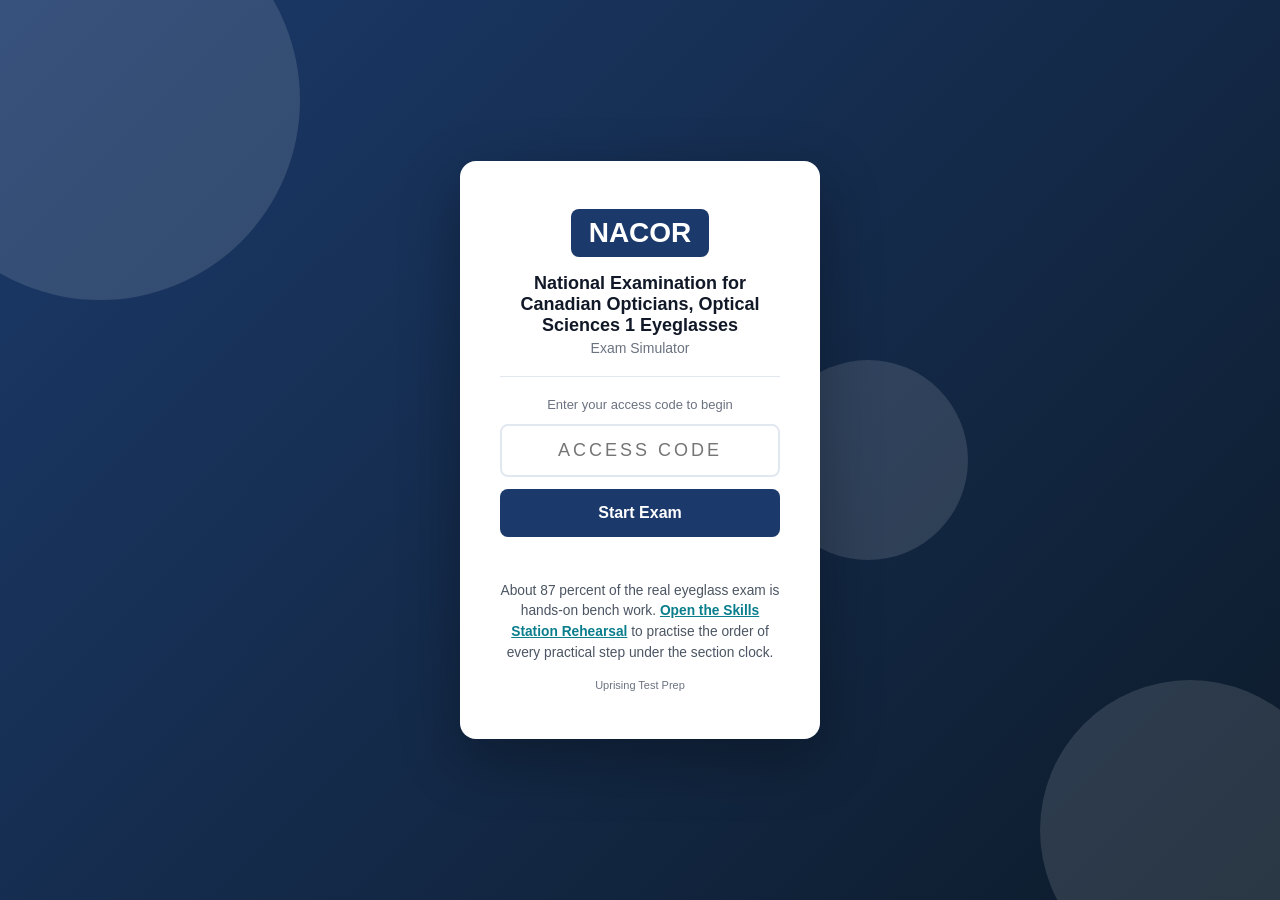
<file: index.html>
<!DOCTYPE html>
<html lang="en">
<head>
  <meta charset="UTF-8" />
  <meta name="viewport" content="width=device-width, initial-scale=1.0, viewport-fit=cover" />
  <meta name="apple-mobile-web-app-capable" content="yes" />
  <meta name="apple-mobile-web-app-status-bar-style" content="black-translucent" />
  <title>NACOR Exam Simulator</title>
  <link rel="stylesheet" href="style.css" />
</head>
<body>

<div id="access-gate">
  <div class="gate-bg-shapes">
    <div class="shape shape-1"></div>
    <div class="shape shape-2"></div>
    <div class="shape shape-3"></div>
  </div>
  <div class="gate-card">
    <div class="gate-logo">
      <div class="logo-badge">NACOR</div>
    </div>
    <h1 class="gate-title">National Examination for Canadian Opticians, Optical Sciences 1 Eyeglasses</h1>
    <p class="gate-subtitle">Exam Simulator</p>
    <div class="gate-divider"></div>
    <p class="gate-instruction">Enter your access code to begin</p>
    <input type="text" id="access-code-input" class="gate-input"
           placeholder="Access Code" autocomplete="off"
           maxlength="20" spellcheck="false" />
    <button id="access-btn" class="gate-btn">Start Exam</button>
    <p id="access-error" class="gate-error"></p>
    <p class="gate-skills">
      About 87 percent of the real eyeglass exam is hands-on bench work.
      <a href="skills.html">Open the Skills Station Rehearsal</a>
      to practise the order of every practical step under the section clock.
    </p>
    <p class="gate-hint">Uprising Test Prep</p>
  </div>
</div>

<div id="app" style="display:none">
  <header class="top-bar">
    <div class="bar-left">
      <span class="bar-logo">NACOR</span>
      <span class="bar-title">Exam Simulator</span>
    </div>
    <div class="bar-right">
      <span class="bar-timer" id="timer-display">--:--</span>
      <button class="bar-btn" id="flag-btn">Flag</button>
      <button class="bar-btn bar-btn-primary" id="submit-btn">
        <span class="btn-full">Submit Exam</span>
        <span class="btn-short">Submit</span>
      </button>
    </div>
  </header>

  <div class="progress-strip">
    <div class="progress-bar" id="progress-bar"></div>
  </div>

  <main class="exam-main">
    <div class="question-panel">
      <div class="q-meta">
        <span id="q-counter"></span>
        <span id="q-domain" class="q-domain-tag"></span>
        <span id="q-flag-indicator" class="flag-chip" style="display:none">Flagged</span>
      </div>
      <div id="q-image-wrap" style="display:none; margin-bottom:14px;"></div>
      <p id="question-text" class="q-text"></p>
      <div id="options-list" class="options-list"></div>
      <div id="explanation-box" class="explanation-box" style="display:none">
        <div class="explanation-label">Explanation</div>
        <p id="explanation-text" class="explanation-text"></p>
      </div>
    </div>
    <div class="nav-bar">
      <button class="nav-btn" id="prev-btn">&#8592; Prev</button>
      <button class="nav-btn nav-btn-map" id="map-btn">Question Map</button>
      <button class="nav-btn nav-btn-next" id="next-btn">Next &#8594;</button>
    </div>
  </main>
</div>

<!-- Question Map Modal -->
<div id="map-modal" style="display:none">
  <div class="map-backdrop" id="map-backdrop"></div>
  <div class="map-panel">
    <div class="map-header">
      <span class="map-title">Question Map</span>
      <button id="map-close" class="map-close-btn">&#x2715; Close</button>
    </div>
    <div class="map-legend">
      <span class="leg-item"><span class="leg-swatch leg-answered"></span>Answered</span>
      <span class="leg-item"><span class="leg-swatch leg-flagged"></span>Flagged</span>
      <span class="leg-item"><span class="leg-swatch leg-unanswered"></span>Unanswered</span>
    </div>
    <div id="q-grid" class="q-grid"></div>
  </div>
</div>

<div id="results-screen" style="display:none">
  <div class="results-card">
    <div class="res-header">
      <div class="res-badge">NACOR</div>
      <h2 id="res-status" class="res-status"></h2>
      <p id="res-score" class="res-score"></p>
    </div>
    <div id="res-domains" class="res-domains"></div>
    <button id="res-review-btn" class="res-btn">Review Answers</button>
    <button id="res-restart-btn" class="res-btn res-btn-secondary">Restart</button>
  </div>
</div>

<script src="questions.js"></script>
<script src="app.js"></script>
</body>
</html>
</file>
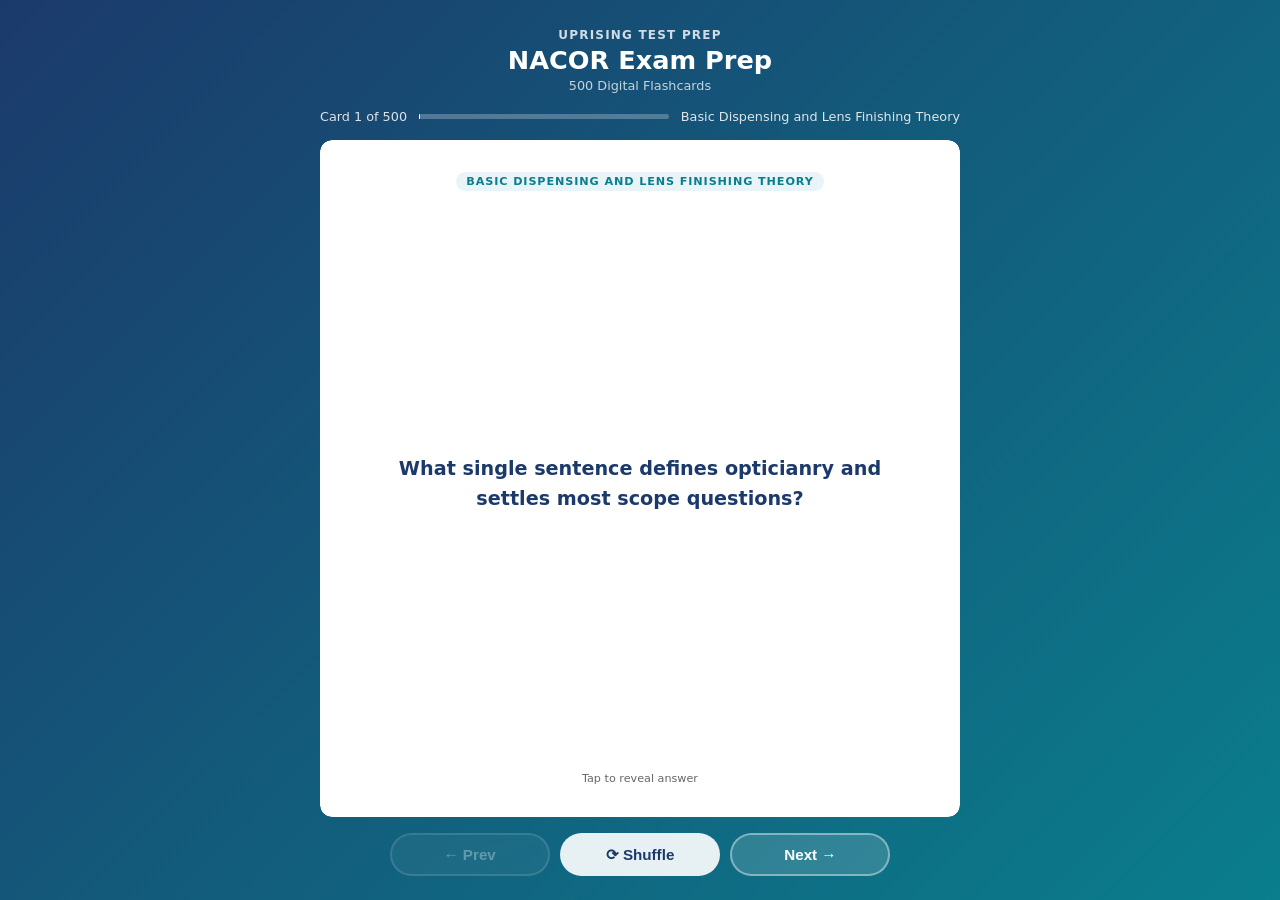
<file: flashcards/index.html>
<!DOCTYPE html>
<html lang="en">
<head>
  <meta charset="UTF-8">
  <meta name="viewport" content="width=device-width, initial-scale=1.0">
  <title>NACOR Exam Prep: Flashcards</title>
  <style>
    :root {
      --blue:   #1B3A6B;
      --teal:   #0A7E8C;
      --ltblue: #E8F4F8;
      --white:  #FFFFFF;
      --text:   #1A1A1A;
      --muted:  #666;
      --radius: 12px;
    }
    * { box-sizing: border-box; margin: 0; padding: 0; }
    html, body { height: 100%; }
    body {
      font-family: 'Segoe UI', system-ui, sans-serif;
      background: linear-gradient(135deg, var(--blue) 0%, var(--teal) 100%);
      /* Pinned, not min-height: the page must never grow, or the controls
         get pushed below the fold on iOS where 100dvh and height:100%
         disagree. The height:100% rule above is the pre-dvh fallback. */
      height: 100dvh;
      max-height: 100dvh;
      overflow: hidden;
      display: flex;
      flex-direction: column;
      align-items: center;
      padding: 1.25rem 1rem 1rem;
      gap: 0.75rem;
      overflow-x: hidden;
    }
    header { text-align: center; color: #fff; flex-shrink: 0; }
    header .brand { font-size: 0.75rem; font-weight: 700; letter-spacing: 0.1em; opacity: 0.8; text-transform: uppercase; }
    header h1 { font-size: 1.3rem; font-weight: 800; margin-top: 0.2rem; }
    header .subtitle { font-size: 0.8rem; opacity: 0.75; margin-top: 0.15rem; }
    #progress-info {
      display: flex; align-items: center; gap: 0.75rem;
      color: rgba(255,255,255,0.85); font-size: 0.8rem;
      flex-shrink: 0; width: 100%; max-width: 640px;
    }
    #progress-bar-track {
      flex: 1; background: rgba(255,255,255,0.25);
      border-radius: 4px; height: 5px;
    }
    #progress-bar-fill { height: 100%; background: #fff; border-radius: 4px; transition: width 0.3s; }
    .card-scene {
      width: 100%; max-width: 640px;
      perspective: 1200px;
      cursor: pointer;
      flex: 1; min-height: 0;
      display: flex; flex-direction: column;
    
      /* WebKit does not clip overflow inside a preserve-3d context, so the
         answer pane's own clip is dropped and a long answer paints over the
         Prev/Next row. This element only sets the perspective and is NOT
         itself in the 3D context, so its clip is honoured in every engine. */
      overflow: hidden;
      border-radius: var(--radius);
    }
    .card-inner {
      position: relative; width: 100%;
      flex: 1; min-height: 0;
      transition: transform 0.55s cubic-bezier(.4,0,.2,1);
      transform-style: preserve-3d;
    }
    .card-scene.flipped .card-inner { transform: rotateY(180deg); }
    .card-face {
      position: absolute; inset: 0;
      backface-visibility: hidden; -webkit-backface-visibility: hidden;
      border-radius: var(--radius);
      display: flex; flex-direction: column;
      padding: 1.5rem 1.75rem;
      box-shadow: 0 12px 40px rgba(0,0,0,0.2);
      overflow: hidden;
    
      /* Painting through a mask forces WebKit to allocate a real clipping
         layer for a 3D-transformed element, which is what makes the
         overflow:hidden and the rounded corners above actually apply. */
      -webkit-mask-image: -webkit-radial-gradient(#fff, #000);
              mask-image: radial-gradient(#fff, #000);
    }
    .card-front { background: var(--white); align-items: center; justify-content: center; }
    .card-back  { background: var(--ltblue); transform: rotateY(180deg); }
    .card-badge {
      font-size: 0.7rem; font-weight: 700; text-transform: uppercase;
      letter-spacing: 0.08em;
      background: var(--ltblue); color: var(--teal);
      padding: 0.2rem 0.65rem; border-radius: 20px;
      margin-bottom: 0.85rem; flex-shrink: 0;
    }
    .card-back .card-badge { background: rgba(10,126,140,0.12); }
    .card-front .q-text {
      font-size: 1.1rem; font-weight: 600; color: var(--blue); line-height: 1.55;
      text-align: center; overflow-y: auto; flex: 1;
      display: flex; align-items: center; justify-content: center;
      scrollbar-width: thin; scrollbar-color: rgba(27,58,107,0.3) transparent;
    }
    .card-back .a-label { font-size: 0.7rem; font-weight: 700; color: var(--teal); text-transform: uppercase; letter-spacing: 0.08em; margin-bottom: 0.4rem; flex-shrink: 0; }
    .card-back .a-text  {
      font-size: 0.975rem; color: var(--text); line-height: 1.65;
      overflow-y: auto; flex: 1; min-height: 0; padding-right: 4px;
      scrollbar-width: thin; scrollbar-color: rgba(10,126,140,0.4) transparent;
    
      -webkit-overflow-scrolling: touch;
      overscroll-behavior: contain;
    }
    .card-back .a-text::-webkit-scrollbar { width: 4px; }
    .card-back .a-text::-webkit-scrollbar-track { background: transparent; }
    .card-back .a-text::-webkit-scrollbar-thumb { background: rgba(10,126,140,0.4); border-radius: 4px; }
    .tap-hint { flex-shrink: 0; margin-top: 0.6rem; font-size: 0.7rem; color: var(--muted); text-align: center; }
    .card-back .tap-hint { color: var(--teal); opacity: 0.7; }
    .controls {
      display: flex; gap: 0.65rem; flex-wrap: nowrap;
      justify-content: center; flex-shrink: 0;
      width: 100%; max-width: 640px;
      padding-bottom: env(safe-area-inset-bottom, 0px);
    }
    .btn {
      padding: 0.6rem 1.2rem; border-radius: 50px;
      border: 2px solid rgba(255,255,255,0.4);
      background: rgba(255,255,255,0.15); color: #fff;
      font-weight: 700; font-size: 0.875rem; cursor: pointer;
      transition: all 0.2s; backdrop-filter: blur(4px);
      white-space: nowrap; flex: 1; max-width: 160px;
    }
    .btn:hover { background: rgba(255,255,255,0.3); border-color: rgba(255,255,255,0.7); }
    .btn:active { transform: scale(0.96); }
    .btn:disabled { opacity: 0.35; cursor: not-allowed; }
    .btn.btn-primary { background: rgba(255,255,255,0.9); color: var(--blue); border-color: transparent; }
    .btn.btn-primary:hover { background: #fff; }
    #loading { color: rgba(255,255,255,0.8); font-size: 1rem; text-align: center; padding: 3rem; flex: 1; }
    @media (min-width: 768px) {
      body { padding: 1.75rem 1.5rem 1.5rem; gap: 1rem; }
      header h1 { font-size: 1.6rem; }
      .card-face { padding: 2rem 2.5rem; }
      .card-front .q-text { font-size: 1.2rem; }
      .card-back .a-text { font-size: 1.05rem; }
      .btn { font-size: 0.95rem; padding: 0.65rem 1.4rem; }
    }
    @media (max-width: 380px) {
      body { padding: 0.75rem; gap: 0.5rem; }
      header .brand { font-size: 0.65rem; }
      header h1 { font-size: 1.1rem; }
      header .subtitle { display: none; }
      .card-face { padding: 1rem 1.1rem; }
      .card-front .q-text { font-size: 0.975rem; }
      .card-back .a-text { font-size: 0.875rem; }
      .btn { font-size: 0.8rem; padding: 0.5rem 0.75rem; }
    }
  </style>
</head>
<body>
<header>
  <div class="brand">Uprising Test Prep</div>
  <h1>NACOR Exam Prep</h1>
  <div class="subtitle">500 Digital Flashcards</div>
</header>
<div id="progress-info">
  <span id="card-counter">Card 1 of 500</span>
  <div id="progress-bar-track"><div id="progress-bar-fill" style="width:0%"></div></div>
  <span id="domain-label"></span>
</div>
<div id="loading">Loading flashcards...</div>
<div class="card-scene" id="card-scene" style="display:none" onclick="flipCard()">
  <div class="card-inner" id="card-inner">
    <div class="card-face card-front">
      <div class="card-badge" id="front-badge"></div>
      <div class="q-text" id="q-text"></div>
      <div class="tap-hint">Tap to reveal answer</div>
    </div>
    <div class="card-face card-back">
      <div class="card-badge" id="back-badge">Answer</div>
      <div class="a-label">Answer</div>
      <div class="a-text" id="a-text"></div>
      <div class="tap-hint">Tap to flip back</div>
    </div>
  </div>
</div>
<div class="controls" id="controls" style="display:none">
  <button class="btn" id="prev-btn" onclick="event.stopPropagation();move(-1)" disabled>&#8592; Prev</button>
  <button class="btn btn-primary" onclick="event.stopPropagation();shuffleCards()">&#10227; Shuffle</button>
  <button class="btn" id="next-btn" onclick="event.stopPropagation();move(1)">Next &#8594;</button>
</div>
<script>
const DOMAIN_LABELS = {
  basic_dispensing_and_lens_finishing_theory: "Basic Dispensing and Lens Finishing Theory",
  lens_neutralization: "Lens Neutralization",
  measurement: "Measurement",
  verification: "Verification",
  service: "Service",
};
let cards   = [];
let current = 0;
async function init() {
  try {
    const res = await fetch('flashcards.json');
    if (!res.ok) throw new Error('Network error');
    cards = await res.json();
    document.getElementById('loading').style.display    = 'none';
    document.getElementById('card-scene').style.display = 'flex';
    document.getElementById('controls').style.display   = 'flex';
    show();
  } catch (e) {
    document.getElementById('loading').textContent = 'Error loading flashcards. Please try refreshing.';
  }
}
function domainLabel(key) {
  return DOMAIN_LABELS[key] || key.replace(/_/g, ' ').replace(/\b\w/g, c => c.toUpperCase());
}
function show() {
  const c = cards[current];
  document.getElementById('card-scene').classList.remove('flipped');
  document.getElementById('a-text').scrollTop = 0;
  const label = domainLabel(c.domain || c.chapter || '');
  document.getElementById('q-text').textContent       = c.front;
  document.getElementById('a-text').textContent       = c.back;
  document.getElementById('front-badge').textContent  = label;
  document.getElementById('back-badge').textContent   = label;
  document.getElementById('card-counter').textContent = `Card ${current+1} of ${cards.length}`;
  document.getElementById('domain-label').textContent = label;
  document.getElementById('progress-bar-fill').style.width = `${((current+1)/cards.length*100).toFixed(1)}%`;
  document.getElementById('prev-btn').disabled = current === 0;
  document.getElementById('next-btn').disabled = current === cards.length - 1;
}
function flipCard() { document.getElementById('card-scene').classList.toggle('flipped'); }
function move(dir) {
  const next = current + dir;
  if (next < 0 || next >= cards.length) return;
  current = next; show();
}
function shuffleCards() {
  for (let i = cards.length - 1; i > 0; i--) {
    const j = Math.floor(Math.random() * (i+1));
    [cards[i], cards[j]] = [cards[j], cards[i]];
  }
  current = 0; show();
}
document.addEventListener('keydown', e => {
  if (e.key === 'ArrowRight' || e.key === 'ArrowDown') move(1);
  else if (e.key === 'ArrowLeft' || e.key === 'ArrowUp') move(-1);
  else if (e.key === ' ' || e.key === 'Enter') { e.preventDefault(); flipCard(); }
});
init();
</script>
</body>
</html>
</file>
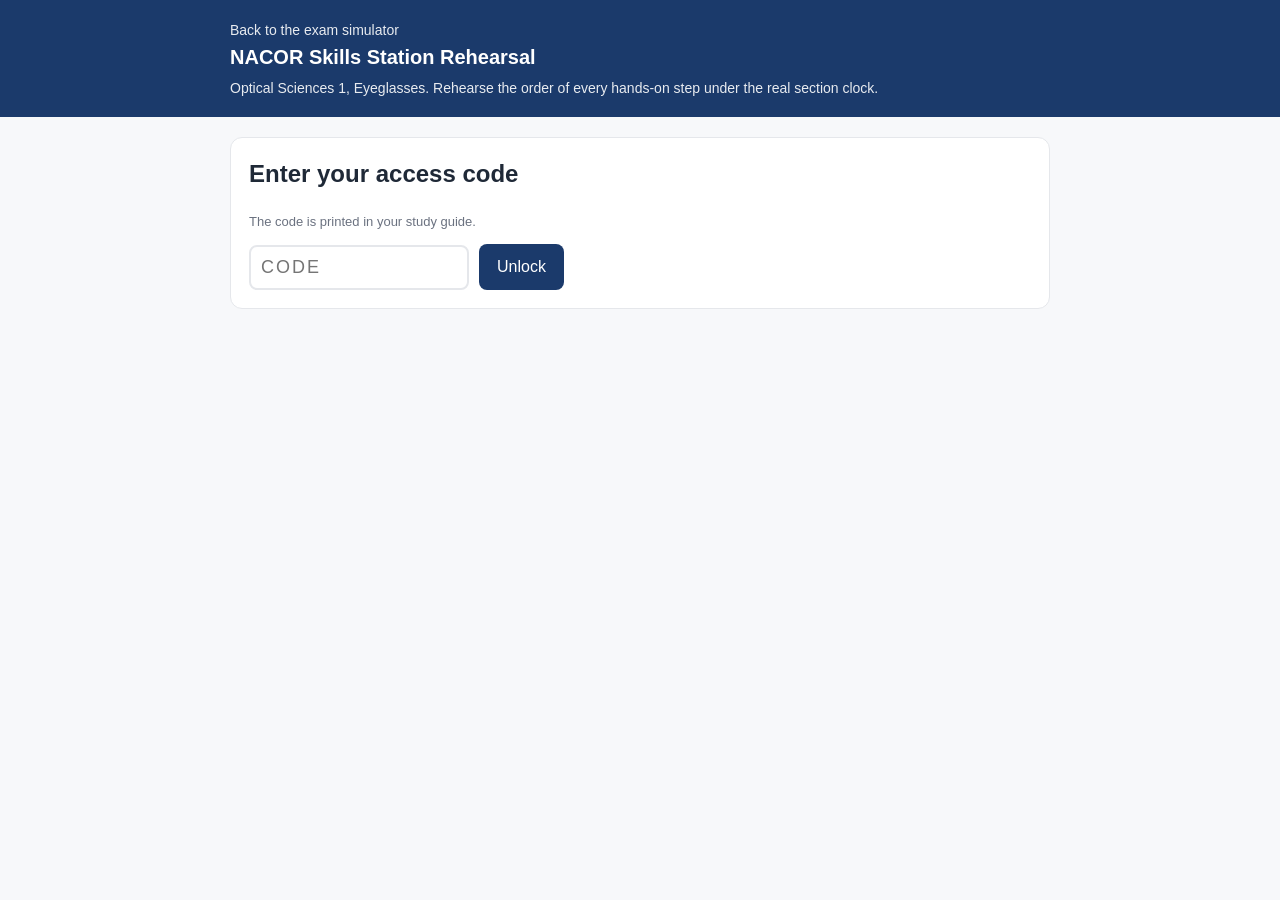
<file: skills.html>
<!DOCTYPE html>
<html lang="en">
<head>
<meta charset="utf-8">
<meta name="viewport" content="width=device-width, initial-scale=1">
<title>NACOR Skills Station Rehearsal</title>
<style>
  :root { --primary: #1B3A6B; --secondary: #0A7E8C; --warn: #B3261E;
           --ink: #1F2937; --muted: #6B7280; --line: #E5E7EB; --bg: #F7F8FA; }
  * { box-sizing: border-box; }
  body { margin: 0; font-family: -apple-system, BlinkMacSystemFont, "Segoe UI",
          Roboto, Helvetica, Arial, sans-serif; background: var(--bg);
          color: var(--ink); line-height: 1.5; }
  header { background: var(--primary); color: #fff; padding: 18px 20px; }
  header h1 { margin: 0; font-size: 20px; }
  header p { margin: 6px 0 0; opacity: .9; font-size: 14px; }
  .wrap { max-width: 860px; margin: 0 auto; padding: 20px; }
  .card { background: #fff; border: 1px solid var(--line); border-radius: 12px;
           padding: 18px; margin-bottom: 14px; }
  .gate input { font-size: 18px; padding: 10px; width: 220px; letter-spacing: 2px;
                 text-transform: uppercase; border: 2px solid var(--line);
                 border-radius: 8px; }
  button { font: inherit; cursor: pointer; border-radius: 8px; border: none;
            padding: 11px 18px; background: var(--primary); color: #fff; }
  button.ghost { background: #fff; color: var(--primary);
                  border: 2px solid var(--primary); }
  button:disabled { opacity: .45; cursor: not-allowed; }
  .st-item { display: flex; justify-content: space-between; align-items: center;
              gap: 12px; border: 1px solid var(--line); border-radius: 10px;
              padding: 12px 14px; margin-bottom: 10px; background: #fff; }
  .st-item h3 { margin: 0 0 4px; font-size: 16px; }
  .st-meta { font-size: 13px; color: var(--muted); }
  .pill { display: inline-block; background: #EEF3FF; color: var(--primary);
           border-radius: 999px; padding: 2px 10px; font-size: 12px;
           font-weight: 700; }
  .timer { font-variant-numeric: tabular-nums; font-weight: 700; font-size: 22px;
            color: var(--primary); }
  .timer.low { color: var(--warn); }
  .step { border: 2px solid var(--line); border-radius: 10px; padding: 11px 14px;
           margin-bottom: 9px; background: #fff; cursor: pointer;
           display: flex; gap: 10px; align-items: flex-start; }
  .step:hover { border-color: var(--secondary); }
  .step .num { min-width: 26px; height: 26px; border-radius: 50%;
                background: var(--primary); color: #fff; font-size: 13px;
                font-weight: 700; display: flex; align-items: center;
                justify-content: center; }
  .step.placed { background: #F3F4F6; color: var(--muted); cursor: default;
                  border-style: dashed; }
  .step.right { border-color: #1A6B3A; background: #EEFFF3; }
  .step.wrong { border-color: var(--warn); background: #FEF1F0; }
  .crit { color: var(--warn); font-weight: 700; font-size: 12px; }
  .score { font-size: 15px; }
  .bar { height: 10px; background: var(--line); border-radius: 999px;
          overflow: hidden; margin: 8px 0 2px; }
  .bar > i { display: block; height: 100%; background: var(--secondary); }
  .row { display: flex; gap: 10px; flex-wrap: wrap; align-items: center; }
  .note { font-size: 13px; color: var(--muted); }
  a.back { color: #fff; text-decoration: none; font-size: 14px; opacity: .9; }
</style>
</head>
<body>
<header>
  <div class="wrap" style="padding-top:0;padding-bottom:0">
    <a class="back" href="./">Back to the exam simulator</a>
    <h1>NACOR Skills Station Rehearsal</h1>
    <p>Optical Sciences 1, Eyeglasses. Rehearse the order of every hands-on step
       under the real section clock.</p>
  </div>
</header>
<div class="wrap" id="app"></div>

<script>
const STATIONS = [{"id": "ST01", "section": "Section 2: Lens Neutralization", "title": "Neutralizing a Single Vision Pair on the Lensometer", "section_time_min": 75, "station_time_min": 12, "context": "Section 2 gives you five pairs in 75 minutes, so roughly 15 minutes per pair including every physical measurement. Work one fixed order every time so nothing is skipped under time pressure.", "steps": [{"text": "Focus the lensometer eyepiece to your own eye before reading anything, with no lens in the instrument", "critical": true}, {"text": "Inspect and clean the lenses so a smudge is not mistaken for a blurred target", "critical": false}, {"text": "Seat the right lens back surface down against the lens stop, temples away from you", "critical": true}, {"text": "Centre the target in the reticle using the lens table", "critical": false}, {"text": "Focus the sphere lines and read the sphere power off the power drum", "critical": true}, {"text": "Rotate the axis wheel to bring the cylinder lines into sharp focus", "critical": false}, {"text": "Read the second meridian and record the difference as the cylinder power in minus cylinder form", "critical": true}, {"text": "Read the cylinder axis off the axis scale", "critical": true}, {"text": "Dot the optical centre with the marking device", "critical": false}, {"text": "Repeat the full sequence for the left lens", "critical": false}, {"text": "Measure the distance between the two optical centre dots and compare it to the patient PD", "critical": false}, {"text": "Measure base curve on each lens with the lens clock and apply the index correction if the material is not 1.53", "critical": true}, {"text": "Record power, axis, optical centre distance, heights, and base curve for both eyes, labelled OD and OS", "critical": true}]}, {"id": "ST02", "section": "Section 2: Lens Neutralization", "title": "Identifying and Neutralizing a Progressive Lens", "section_time_min": 75, "station_time_min": 12, "context": "A progressive has no visible segment line. If you treat it as single vision you lose the add entirely, which is one of the most costly errors in this section.", "steps": [{"text": "Hold the lens against a dark background under good light and look for the permanent engravings before assuming it is single vision", "critical": true}, {"text": "Locate the two permanent circular engravings sitting 34 mm apart, one temporal and one nasal on each lens", "critical": true}, {"text": "Read the manufacturer or design mark under one engraving and the add power figure under the other", "critical": false}, {"text": "Re-ink the engravings and lay out the fitting cross, prism reference point, and the distance and near reference circles using the marking chart", "critical": true}, {"text": "Read the distance power at the distance reference point, never in the corridor", "critical": true}, {"text": "Read the near power at the near reference circle", "critical": true}, {"text": "Subtract the distance power from the near power to confirm the add against the engraved figure", "critical": false}, {"text": "Check the prism reference point for unwanted prism", "critical": false}, {"text": "Measure the fitting cross height from the deepest part of the eyewire groove up to the fitting cross", "critical": true}, {"text": "Measure monocular distance PD from the fitting cross positions, not a single binocular value", "critical": true}, {"text": "Record distance power, add, fitting cross heights, and monocular PDs for both eyes", "critical": false}]}, {"id": "ST03", "section": "Section 2: Lens Neutralization", "title": "Reading Add Power on a Flat-Top Bifocal", "section_time_min": 75, "station_time_min": 8, "context": "The front vertex method is the more accurate way to read an add and is what the trade expects. Reading both surfaces from the back introduces error, especially in higher powers.", "steps": [{"text": "Confirm the segment type and size by inspection, for example a flat-top 28", "critical": false}, {"text": "Neutralize the distance portion first with the lens back surface against the stop and record it", "critical": true}, {"text": "Turn the lens around so the front surface is against the lens stop for the add reading", "critical": true}, {"text": "Read the front vertex power through the distance portion and record it", "critical": true}, {"text": "Slide the lens up so the segment is over the aperture without changing anything else", "critical": false}, {"text": "Read the front vertex power through the segment and record it", "critical": true}, {"text": "Subtract the distance front vertex reading from the segment front vertex reading to get the add", "critical": true}, {"text": "Measure segment height from the deepest part of the eyewire groove to the top of the segment", "critical": true}, {"text": "Measure segment inset and near PD", "critical": false}, {"text": "Confirm both segments sit at equal height and equal tilt before recording", "critical": false}]}, {"id": "ST04", "section": "Section 3: Measurement, Part A", "title": "Monocular Distance and Near PD by Penlight and Ruler", "section_time_min": 20, "station_time_min": 5, "context": "The exam requires the penlight and ruler method FIRST, recorded, and only then the pupilometer. An examiner acts as the patient. Parallax is the enemy: if your sighting eye moves, your answer moves.", "steps": [{"text": "Seat yourself directly facing the patient at the same eye level, about 40 cm away", "critical": true}, {"text": "Explain what you are about to do and ask the patient to look at the light", "critical": false}, {"text": "Hold the penlight just below your own left eye and close your right eye, since your left eye faces the patient right eye", "critical": true}, {"text": "Have the patient fixate the light with both eyes open", "critical": false}, {"text": "Align the zero of the rule on the corneal reflex of the patient right eye, not the pupil edge", "critical": true}, {"text": "Read the distance from that zero across to the centre of the bridge of the nose to get the right monocular value", "critical": true}, {"text": "Without moving the rule, switch the penlight to just below your right eye and close your left eye", "critical": true}, {"text": "Read across to the corneal reflex of the patient left eye to get the left monocular value", "critical": true}, {"text": "Record both monocular distance values and their sum as the binocular distance PD", "critical": false}, {"text": "Repeat with the light and your sighting eye held at the true near working distance, keeping both of your eyes on the midline for the near measurement", "critical": true}, {"text": "Record the monocular near values, expecting them to be smaller than the distance values because of convergence", "critical": false}]}, {"id": "ST05", "section": "Section 3: Measurement, Part A", "title": "Monocular Distance and Near PD by Pupilometer", "section_time_min": 20, "station_time_min": 4, "context": "Same measurement, different instrument, taken after the penlight values are already recorded. Forgetting to switch the instrument to the near setting is a common and expensive slip.", "steps": [{"text": "Clean and disinfect the forehead rest and nose rest before the instrument touches the patient", "critical": true}, {"text": "Set the instrument to the distance setting", "critical": true}, {"text": "Seat the instrument squarely on the bridge of the nose with the forehead rest in even contact", "critical": false}, {"text": "Ask the patient to look at the illuminated target inside the instrument with both eyes", "critical": false}, {"text": "Slide the right hairline onto the corneal reflex of the right eye", "critical": true}, {"text": "Slide the left hairline onto the corneal reflex of the left eye", "critical": true}, {"text": "Read and record both monocular distance values from the scale", "critical": true}, {"text": "Switch the instrument to the near setting for the required working distance", "critical": true}, {"text": "Re-align both hairlines on the corneal reflexes with the patient fixating at near", "critical": false}, {"text": "Read and record both monocular near values", "critical": true}, {"text": "Compare the pupilometer values against the penlight values and note any disagreement", "critical": false}]}, {"id": "ST06", "section": "Section 3: Measurement, Part B", "title": "Measuring Vertex Distance in a Metal Frame", "section_time_min": 20, "station_time_min": 4, "context": "Vertex distance is measured from the back surface of the lens to the front of the cornea. The frame must already be sitting correctly on the face or the number is meaningless.", "steps": [{"text": "Confirm the frame is adjusted and sitting in its correct fitting position before measuring anything", "critical": true}, {"text": "Seat yourself at the patient eye level and view from the side", "critical": false}, {"text": "Ask the patient to look straight ahead at a distant target", "critical": false}, {"text": "Ask the patient to close the eye being measured so the instrument does not contact the cornea", "critical": true}, {"text": "Place the distometer caliper so the fixed arm rests against the closed eyelid and the moving arm meets the back surface of the lens", "critical": true}, {"text": "Read the scale, remembering that a distometer is calibrated to allow for eyelid thickness", "critical": true}, {"text": "Repeat the measurement on the other eye", "critical": false}, {"text": "Record both values and note that compensation is normally considered above about plus or minus 4.00 dioptres", "critical": false}]}, {"id": "ST07", "section": "Section 3: Measurement, Part C", "title": "Progressive Fitting Cross Height in a Nylon Mount Frame", "section_time_min": 20, "station_time_min": 5, "context": "The exam names a metal and nylon mount frame specifically. On a nylon mount the reference is the bottom of the groove, not the visible edge of the lens. Fitting cross height goes to the PUPIL CENTRE, which is what separates it from a flat-top seg height.", "steps": [{"text": "Adjust the frame to the patient face and confirm it is level and sitting at its true fitting position", "critical": true}, {"text": "Confirm the frame B measurement is deep enough for the minimum fitting height of the intended progressive design", "critical": true}, {"text": "Seat yourself directly in front of the patient at exactly the same eye level to eliminate parallax", "critical": true}, {"text": "Ask the patient to look straight at your open eye at the correct working distance", "critical": false}, {"text": "Mark the demo lens at the patient pupil centre for the right eye", "critical": true}, {"text": "Repeat for the left eye, switching your own sighting eye so you stay on the visual axis", "critical": true}, {"text": "Remove the frame and measure from the deepest part of the nylon groove vertically up to each mark", "critical": true}, {"text": "Check the two heights against each other and against the patient facial symmetry", "critical": false}, {"text": "Record the fitting cross heights for OD and OS separately", "critical": false}]}, {"id": "ST08", "section": "Section 3: Measurement, Part C", "title": "Flat-Top Segment Height Measurement", "section_time_min": 20, "station_time_min": 4, "context": "A flat-top seg height uses a different reference than a progressive fitting cross. Measuring a bifocal to the pupil centre, or a progressive to the lower lid, is a classic marked error.", "steps": [{"text": "Adjust and level the frame on the patient before measuring", "critical": true}, {"text": "Sit at the patient eye level and have them look straight ahead in normal posture", "critical": false}, {"text": "Identify the lower lid margin as the usual starting reference for the top of the segment", "critical": true}, {"text": "Mark the demo lens at the lower lid margin for each eye", "critical": true}, {"text": "Adjust the reference for the patient habits, posture, occupation, and height where there is reason to", "critical": false}, {"text": "Measure from the deepest part of the eyewire groove up to each mark", "critical": true}, {"text": "Confirm the two heights are appropriate for the patient facial symmetry", "critical": false}, {"text": "Record segment heights for OD and OS separately, labelled as segment height not fitting cross height", "critical": true}]}, {"id": "ST09", "section": "Section 4: Verification", "title": "Verifying a Finished Job Against the Work Order", "section_time_min": 60, "station_time_min": 12, "context": "Four pairs in 60 minutes. Answers must be based strictly on the tolerance chart supplied at the exam, never on memory. A fixed order is the only way to avoid missing a parameter.", "steps": [{"text": "Read the work order fully before touching the eyewear", "critical": true}, {"text": "Confirm the frame is the specified make, model, colour, and eye size", "critical": true}, {"text": "Neutralize and check the distance sphere power in each eye against the order", "critical": true}, {"text": "Check cylinder power in each eye against the order", "critical": false}, {"text": "Check cylinder axis in each eye, selecting the axis allowance that matches that cylinder power", "critical": true}, {"text": "Check add power in each eye if the job is multifocal", "critical": false}, {"text": "Dot the optical centres or prism reference points and check their horizontal position against the specified PD", "critical": true}, {"text": "Check optical centre height, segment height, or fitting cross height against the order", "critical": true}, {"text": "Check for prescribed prism, and separately for unwanted prism", "critical": true}, {"text": "Check base curve if the order specifies one", "critical": false}, {"text": "Confirm the lens material, design, and treatments match the order", "critical": false}, {"text": "Inspect for cosmetic and mechanical faults such as chips, scratches, waves, poor edge finish, or a missing safety bevel", "critical": false}, {"text": "Mark each component within or not within tolerance using the chart provided at the exam", "critical": true}]}, {"id": "ST10", "section": "Section 5: Service, Part A", "title": "Returning a Frame to Standard Bench Alignment", "section_time_min": 30, "station_time_min": 8, "context": "Standard alignment is the reference state. You must reach it before any patient adjustment. Part A gives you one metal and one plastic frame.", "steps": [{"text": "Identify the frame material, because a plastic frame is heated before bending and a metal frame generally is not", "critical": true}, {"text": "Inspect the frame and check that both lenses are fully seated and the screws are tight", "critical": false}, {"text": "Perform the four point touch test on a flat surface, pressing at diagonally opposite corners, to find any twist or rock", "critical": true}, {"text": "Correct the horizontal alignment at the bridge or endpiece, never by bending a temple", "critical": true}, {"text": "Correct the vertical alignment so neither lens is tilted relative to the other", "critical": false}, {"text": "Set face form so the front curves evenly around the imagined face", "critical": false}, {"text": "Set pantoscopic tilt equal on both sides", "critical": true}, {"text": "Check the temples fold without crossing and without gapping", "critical": true}, {"text": "Set temple spread equal on both sides", "critical": false}, {"text": "Confirm the temples are parallel to each other and level when the frame rests on a flat surface", "critical": false}, {"text": "On the metal frame, set the nose pads for equal frontal, splay, and vertical angles", "critical": true}, {"text": "Re-check the four point touch after all adjustments to confirm the frame is still in standard alignment", "critical": true}]}, {"id": "ST11", "section": "Section 5: Service, Part B", "title": "Fitting a Metal Frame to a Patient Who Gives No Feedback", "section_time_min": 30, "station_time_min": 8, "context": "The examiner acting as patient will not comment on the fit. Every judgement must come from what you can see. Work front, then temples, then pads, and never start until the frame is in standard alignment.", "steps": [{"text": "Confirm the frame is already in standard bench alignment before it goes on the patient", "critical": true}, {"text": "Place the frame on the patient and observe how it sits from the front and from the side", "critical": false}, {"text": "Level the front so the frame sits square relative to the eyes and brows", "critical": true}, {"text": "Set the vertex distance so the lashes clear the lenses", "critical": true}, {"text": "Set the pantoscopic tilt for the patient face", "critical": false}, {"text": "Adjust the temple bend so it starts exactly at the top of the ear, with no pressure in front of the ear", "critical": true}, {"text": "Shape the temple end to follow the mastoid without digging in", "critical": false}, {"text": "Adjust the nose pads last, setting height first and then even bearing across each pad", "critical": true}, {"text": "Look for uneven pad marks, pressure points, or gaps as your evidence of fit, since the patient will not tell you", "critical": true}, {"text": "Ask the patient to look down and observe whether the frame slides", "critical": false}, {"text": "Re-check that the frame is still level and symmetrical after all adjustments", "critical": true}]}, {"id": "ST12", "section": "Section 5: Service, Part C", "title": "Inserting Lenses into a Plastic Frame", "section_time_min": 30, "station_time_min": 6, "context": "Zyl must be warmed evenly. Too little heat and you chip the lens or stress the frame, too much and you damage the finish or craze a coating. Rotating the axis while seating the lens quietly ruins the job.", "steps": [{"text": "Confirm the lens is the correct one for that eye and check its axis orientation before starting", "critical": true}, {"text": "Warm the plastic frame evenly with the frame warmer, keeping it moving so no area overheats", "critical": true}, {"text": "Check the frame is pliable by feel before attempting insertion", "critical": false}, {"text": "Seat the top edge of the lens into the eyewire groove first", "critical": false}, {"text": "Work the lens around the groove, easing the eyewire over the edge rather than forcing it", "critical": true}, {"text": "Seat the final corner, usually the lower temporal, without twisting the lens", "critical": true}, {"text": "Confirm the lens is fully seated in the groove all the way around with no gaps", "critical": true}, {"text": "Check the axis has not rotated during insertion by re-reading it on the lensometer", "critical": true}, {"text": "Allow the frame to cool fully before further handling", "critical": false}, {"text": "Return the frame to standard bench alignment, since insertion will have disturbed it", "critical": true}, {"text": "Inspect for stress marks, chips, or coating damage", "critical": false}]}];
const ACCESS_CODE = "NACOR9000";
const KEY = "nacor_skills_state_v1";
let timerId = null;

function esc(s) {
  return String(s).replace(/[&<>"']/g, c => ({
    "&": "&amp;", "<": "&lt;", ">": "&gt;", '"': "&quot;", "'": "&#39;"
  })[c]);
}
function shuffle(a) {
  const r = a.slice();
  for (let i = r.length - 1; i > 0; i--) {
    const j = Math.floor(Math.random() * (i + 1));
    [r[i], r[j]] = [r[j], r[i]];
  }
  return r;
}
function unlocked() {
  try { return localStorage.getItem(KEY) === "ok"; } catch (e) { return false; }
}

function renderGate() {
  document.getElementById("app").innerHTML = `
    <div class="card gate">
      <h2 style="margin-top:0">Enter your access code</h2>
      <p class="note">The code is printed in your study guide.</p>
      <div class="row">
        <input id="code" placeholder="CODE" autocomplete="off">
        <button id="go">Unlock</button>
      </div>
      <p id="err" style="color:var(--warn);display:none;margin-bottom:0">
        That code is not correct.</p>
    </div>`;
  const tryCode = () => {
    const v = document.getElementById("code").value.trim().toUpperCase();
    if (v === ACCESS_CODE) {
      try { localStorage.setItem(KEY, "ok"); } catch (e) {}
      renderList();
    } else {
      document.getElementById("err").style.display = "block";
    }
  };
  document.getElementById("go").onclick = tryCode;
  document.getElementById("code").addEventListener("keydown",
    e => { if (e.key === "Enter") tryCode(); });
}

function renderList() {
  if (timerId) { clearInterval(timerId); timerId = null; }
  const bySec = {};
  STATIONS.forEach(s => { (bySec[s.section] = bySec[s.section] || []).push(s); });
  let h = `<div class="card">
    <h2 style="margin-top:0">Choose a station</h2>
    <p class="note">Each station gives you the real steps in scrambled order.
    Tap them into the correct sequence. Steps marked critical are the ones that
    cost the most marks or create a real safety or equipment problem.</p></div>`;
  Object.keys(bySec).forEach(sec => {
    h += `<div class="card"><h3 style="margin-top:0">${esc(sec)}</h3>`;
    bySec[sec].forEach(s => {
      h += `<div class="st-item">
        <div>
          <h3>${esc(s.title)}</h3>
          <div class="st-meta">${s.steps.length} steps
            &nbsp;<span class="pill">${s.station_time_min} min</span></div>
        </div>
        <button data-id="${s.id}">Start</button>
      </div>`;
    });
    h += `</div>`;
  });
  document.getElementById("app").innerHTML = h;
  document.querySelectorAll("button[data-id]").forEach(b => {
    b.onclick = () => renderStation(b.getAttribute("data-id"));
  });
}

function renderStation(id) {
  const st = STATIONS.find(s => s.id === id);
  const pool = shuffle(st.steps.map((s, i) => ({ ...s, idx: i })));
  const placed = [];
  let left = st.station_time_min * 60;

  function paint() {
    const m = Math.floor(left / 60), sec = left % 60;
    const done = placed.length, total = st.steps.length;
    let h = `<div class="card">
      <div class="row" style="justify-content:space-between">
        <div><span class="pill">${esc(st.section)}</span>
          <h2 style="margin:8px 0 0">${esc(st.title)}</h2></div>
        <div class="timer${left <= 30 ? " low" : ""}" id="tm">
          ${m}:${String(sec).padStart(2, "0")}</div>
      </div>
      <p class="note" style="margin-bottom:6px">${esc(st.context)}</p>
      <div class="bar"><i style="width:${Math.round(100 * done / total)}%"></i></div>
      <div class="note">${done} of ${total} steps placed</div>
    </div>`;

    h += `<div class="card"><h3 style="margin-top:0">Your sequence</h3>`;
    if (!placed.length) h += `<p class="note">Tap a step below to begin.</p>`;
    placed.forEach((s, i) => {
      h += `<div class="step placed"><div class="num">${i + 1}</div>
        <div>${esc(s.text)}</div></div>`;
    });
    h += `</div>`;

    const rest = pool.filter(p => !placed.some(q => q.idx === p.idx));
    if (rest.length) {
      h += `<div class="card"><h3 style="margin-top:0">Remaining steps</h3>`;
      rest.forEach(s => {
        h += `<div class="step" data-i="${s.idx}"><div class="num">+</div>
          <div>${esc(s.text)}</div></div>`;
      });
      h += `</div>`;
    }
    h += `<div class="card row">
      <button id="check" ${rest.length ? "disabled" : ""}>Check my sequence</button>
      <button class="ghost" id="reset">Start over</button>
      <button class="ghost" id="back">All stations</button>
      ${rest.length ? '<span class="note">Place every step to check.</span>' : ""}
    </div>`;
    document.getElementById("app").innerHTML = h;

    document.querySelectorAll(".step[data-i]").forEach(el => {
      el.onclick = () => {
        placed.push(pool.find(p => p.idx === +el.getAttribute("data-i")));
        paint();
      };
    });
    document.getElementById("reset").onclick = () => renderStation(id);
    document.getElementById("back").onclick = renderList;
    const c = document.getElementById("check");
    if (c) c.onclick = grade;
  }

  function grade() {
    if (timerId) { clearInterval(timerId); timerId = null; }
    let correct = 0, critMissed = 0;
    placed.forEach((s, i) => {
      if (s.idx === i) correct++;
      else if (s.critical) critMissed++;
    });
    const pct = Math.round(100 * correct / st.steps.length);
    let h = `<div class="card">
      <h2 style="margin-top:0">${esc(st.title)}</h2>
      <p class="score"><strong>${correct} of ${st.steps.length}</strong>
         steps in the right position (${pct} percent).</p>`;
    if (critMissed) {
      h += `<p class="crit">${critMissed} critical step${critMissed > 1 ? "s" : ""}
            out of position. On the real exam those are where the marks go.</p>`;
    } else {
      h += `<p class="note">Every critical step was in the right place.</p>`;
    }
    h += `</div><div class="card"><h3 style="margin-top:0">The correct order</h3>`;
    st.steps.forEach((s, i) => {
      const yours = placed[i];
      const ok = yours && yours.idx === i;
      h += `<div class="step ${ok ? "right" : "wrong"}">
        <div class="num">${i + 1}</div>
        <div>${esc(s.text)}
          ${s.critical ? '<div class="crit">critical step</div>' : ""}
          ${ok ? "" : `<div class="note">you placed: ${
             yours ? esc(yours.text) : "nothing"}</div>`}
        </div></div>`;
    });
    h += `</div><div class="card row">
      <button id="again">Try this station again</button>
      <button class="ghost" id="back2">All stations</button></div>`;
    document.getElementById("app").innerHTML = h;
    document.getElementById("again").onclick = () => renderStation(id);
    document.getElementById("back2").onclick = renderList;
  }

  paint();
  if (timerId) clearInterval(timerId);
  timerId = setInterval(() => {
    left--;
    const t = document.getElementById("tm");
    if (t) {
      const m = Math.floor(Math.max(0, left) / 60), s = Math.max(0, left) % 60;
      t.textContent = `${m}:${String(s).padStart(2, "0")}`;
      if (left <= 30) t.classList.add("low");
    }
    if (left <= 0) { clearInterval(timerId); timerId = null; grade(); }
  }, 1000);
}

if (unlocked()) renderList(); else renderGate();
</script>
</body>
</html>
</file>
<file: style.css>
/* NACOR Exam Simulator, Styles */
:root {
  --primary:   #1B3A6B;
  --pass:      #059669;
  --fail:      #DC2626;
  --bg:        #F3F4F8;
  --card:      #FFFFFF;
  --border:    #E2E8F0;
  --text:      #111827;
  --muted:     #6B7280;
  --radius:    10px;
}
*, *::before, *::after { box-sizing: border-box; margin: 0; padding: 0; }
body {
  font-family: -apple-system, BlinkMacSystemFont, "Segoe UI", sans-serif;
  background: var(--bg);
  color: var(--text);
  height: 100vh;
  height: 100dvh;
  overflow: hidden;
  -webkit-text-size-adjust: 100%;
}

/* ── Access Gate ─────────────────────────────────────────────────────────── */
#access-gate {
  display: flex;
  align-items: center;
  justify-content: center;
  height: 100vh;
  height: 100dvh;
  background: linear-gradient(135deg, var(--primary) 0%, #0d1b2a 100%);
  position: relative;
  overflow: hidden;
  padding: 20px;
  padding-top: max(20px, env(safe-area-inset-top));
  padding-bottom: max(20px, env(safe-area-inset-bottom));
}
.gate-bg-shapes { position: absolute; inset: 0; pointer-events: none; }
.shape { position: absolute; border-radius: 50%; opacity: .12; background: #fff; }
.shape-1 { width: 400px; height: 400px; top: -100px; left: -100px; }
.shape-2 { width: 300px; height: 300px; bottom: -80px; right: -60px; }
.shape-3 { width: 200px; height: 200px; top: 40%; left: 60%; }
.gate-card {
  background: #fff;
  border-radius: 16px;
  padding: 48px 40px;
  text-align: center;
  width: 100%;
  max-width: 360px;
  position: relative;
  z-index: 1;
  box-shadow: 0 20px 60px rgba(0,0,0,.3);
}
.logo-badge {
  display: inline-block;
  background: var(--primary);
  color: #fff;
  font-weight: 800;
  font-size: 28px;
  padding: 8px 18px;
  border-radius: 8px;
}
.gate-title { font-size: 18px; font-weight: 700; margin-top: 16px; color: var(--text); }
.gate-subtitle { color: var(--muted); font-size: 14px; margin-top: 4px; }
.gate-divider { height: 1px; background: var(--border); margin: 20px 0; }
.gate-instruction { font-size: 13px; color: var(--muted); margin-bottom: 12px; }
.gate-input {
  width: 100%;
  padding: 14px 16px;
  border: 2px solid var(--border);
  border-radius: 8px;
  font-size: 18px;
  text-align: center;
  text-transform: uppercase;
  letter-spacing: 3px;
  outline: none;
}
.gate-input:focus { border-color: var(--primary); }
.gate-btn {
  width: 100%;
  margin-top: 12px;
  padding: 15px;
  background: var(--primary);
  color: #fff;
  border: none;
  border-radius: 8px;
  font-size: 16px;
  font-weight: 600;
  cursor: pointer;
  -webkit-tap-highlight-color: transparent;
}
.gate-btn:hover { opacity: .9; }
.gate-error { color: var(--fail); font-size: 13px; margin-top: 8px; min-height: 18px; }
.gate-hint { color: var(--muted); font-size: 11px; margin-top: 16px; }

/* ── App shell ───────────────────────────────────────────────────────────── */
#app {
  display: flex;
  flex-direction: column;
  height: 100vh;
  height: 100dvh;
  padding-top: env(safe-area-inset-top);
}
.top-bar {
  display: flex;
  justify-content: space-between;
  align-items: center;
  background: var(--primary);
  color: #fff;
  padding: 0 20px;
  padding-left: max(20px, env(safe-area-inset-left));
  padding-right: max(20px, env(safe-area-inset-right));
  height: 52px;
  flex-shrink: 0;
  gap: 8px;
}
.bar-left { display: flex; align-items: center; gap: 8px; min-width: 0; }
.bar-logo { font-weight: 800; font-size: 18px; flex-shrink: 0; }
.bar-title { font-size: 14px; opacity: .8; white-space: nowrap; overflow: hidden; text-overflow: ellipsis; }
.bar-right { display: flex; align-items: center; gap: 8px; flex-shrink: 0; }
.bar-timer {
  font-variant-numeric: tabular-nums;
  font-size: 16px;
  font-weight: 600;
  min-width: 68px;
  text-align: right;
}
.bar-btn {
  padding: 7px 13px;
  background: rgba(255,255,255,.15);
  border: 1px solid rgba(255,255,255,.3);
  color: #fff;
  border-radius: 6px;
  cursor: pointer;
  font-size: 13px;
  white-space: nowrap;
  -webkit-tap-highlight-color: transparent;
  touch-action: manipulation;
}
.bar-btn:hover { background: rgba(255,255,255,.25); }
.bar-btn-primary {
  background: #fff;
  color: var(--primary);
  border-color: #fff;
  font-weight: 600;
}
.bar-btn-primary:hover { background: #f0f0f0; }
.btn-short { display: none; }
.btn-full  { display: inline; }

.progress-strip { height: 4px; background: rgba(0,0,0,.1); flex-shrink: 0; }
.progress-bar   { height: 100%; background: #4ade80; transition: width .3s; }

/* ── Main exam area ──────────────────────────────────────────────────────── */
.exam-main {
  flex: 1;
  overflow: hidden;
  display: flex;
  flex-direction: column;
  padding: 16px 20px 0;
  padding-left: max(16px, env(safe-area-inset-left));
  padding-right: max(16px, env(safe-area-inset-right));
  min-height: 0;
}
.question-panel { flex: 1; overflow-y: auto; padding-bottom: 12px; -webkit-overflow-scrolling: touch; }
.q-meta {
  display: flex;
  align-items: center;
  gap: 8px;
  margin-bottom: 12px;
  font-size: 13px;
  color: var(--muted);
  flex-wrap: wrap;
}
.q-domain-tag {
  background: var(--primary);
  color: #fff;
  padding: 2px 8px;
  border-radius: 4px;
  font-size: 11px;
  font-weight: 600;
}
.flag-chip {
  background: #FEF3C7;
  color: #92400E;
  padding: 2px 8px;
  border-radius: 4px;
  font-size: 11px;
  font-weight: 600;
}
.q-image {
  max-width: 100%;
  height: auto;
  border-radius: 6px;
  border: 1px solid var(--border);
  display: block;
  margin-bottom: 14px;
}
.q-text { font-size: 16px; line-height: 1.65; margin-bottom: 20px; }
.options-list { display: flex; flex-direction: column; gap: 10px; }
.option {
  display: flex;
  align-items: flex-start;
  gap: 12px;
  padding: 15px 16px;
  background: var(--card);
  border: 2px solid var(--border);
  border-radius: var(--radius);
  cursor: pointer;
  transition: .15s;
  -webkit-tap-highlight-color: transparent;
  touch-action: manipulation;
  min-height: 52px;
}
.option:hover  { border-color: var(--primary); background: #F8FAFF; }
.option.selected  { border-color: var(--primary); background: #EEF3FF; }
.option.correct   { border-color: #059669; background: #ECFDF5; }
.option.incorrect { border-color: #DC2626; background: #FEF2F2; }
.explanation-box {
  margin-top: 20px;
  padding: 16px 18px;
  background: #F0F9FF;
  border-left: 4px solid #2563EB;
  border-radius: 6px;
}
.explanation-label {
  font-size: 11px;
  font-weight: 700;
  text-transform: uppercase;
  letter-spacing: .06em;
  color: #2563EB;
  margin-bottom: 8px;
}
.explanation-text { font-size: 14.5px; line-height: 1.7; color: #1e293b; margin: 0; }
.opt-letter { font-weight: 700; font-size: 15px; color: var(--primary); min-width: 22px; padding-top: 1px; flex-shrink: 0; }
.opt-text   { font-size: 15px; line-height: 1.5; }

/* ── Nav bar ─────────────────────────────────────────────────────────────── */
.nav-bar {
  display: flex;
  align-items: center;
  gap: 8px;
  padding: 10px 0;
  padding-bottom: max(14px, env(safe-area-inset-bottom));
  flex-shrink: 0;
}
.nav-btn {
  flex: 1;
  padding: 13px 8px;
  background: var(--card);
  border: 1px solid var(--border);
  border-radius: 8px;
  cursor: pointer;
  font-size: 15px;
  font-weight: 500;
  text-align: center;
  -webkit-tap-highlight-color: transparent;
  touch-action: manipulation;
  min-height: 48px;
}
.nav-btn:hover      { background: #f0f0f0; }
.nav-btn-map {
  background: var(--bg);
  border-color: var(--primary);
  color: var(--primary);
  font-weight: 600;
}
.nav-btn-map:hover { background: #EEF3FF; }
.nav-btn-next {
  background: var(--primary);
  color: #fff;
  border-color: var(--primary);
}
.nav-btn-next:hover { opacity: .9; }

/* ── Question Map Modal ──────────────────────────────────────────────────── */
#map-modal {
  position: fixed;
  inset: 0;
  z-index: 1000;
  display: flex;
  flex-direction: column;
  justify-content: flex-end;
}
.map-backdrop { position: absolute; inset: 0; background: rgba(0,0,0,.5); }
.map-panel {
  position: relative;
  background: #fff;
  border-radius: 20px 20px 0 0;
  padding: 20px;
  padding-bottom: max(20px, env(safe-area-inset-bottom));
  max-height: 80vh;
  max-height: 80dvh;
  display: flex;
  flex-direction: column;
  box-shadow: 0 -4px 30px rgba(0,0,0,.2);
}
.map-header {
  display: flex;
  align-items: center;
  justify-content: space-between;
  margin-bottom: 12px;
  flex-shrink: 0;
}
.map-title { font-size: 17px; font-weight: 700; color: var(--text); }
.map-close-btn {
  padding: 8px 16px;
  background: var(--bg);
  border: 1px solid var(--border);
  border-radius: 8px;
  cursor: pointer;
  font-size: 14px;
  font-weight: 500;
  min-height: 40px;
  -webkit-tap-highlight-color: transparent;
  touch-action: manipulation;
}
.map-close-btn:hover { background: #e5e7eb; }
.map-legend { display: flex; gap: 16px; margin-bottom: 14px; flex-shrink: 0; flex-wrap: wrap; }
.leg-item { display: flex; align-items: center; gap: 6px; font-size: 13px; color: var(--muted); }
.leg-swatch {
  width: 16px;
  height: 16px;
  border-radius: 3px;
  border: 1px solid var(--border);
  background: var(--card);
  display: inline-block;
  flex-shrink: 0;
}
.leg-swatch.leg-answered  { background: var(--primary); border-color: var(--primary); }
.leg-swatch.leg-flagged   { background: #FEF3C7; border-color: #F59E0B; }
.leg-swatch.leg-unanswered { background: var(--card); }
.q-grid {
  display: flex;
  flex-wrap: wrap;
  gap: 6px;
  overflow-y: auto;
  flex: 1;
  padding-bottom: 8px;
  -webkit-overflow-scrolling: touch;
}
.grid-btn {
  width: 40px;
  height: 40px;
  border: 1px solid var(--border);
  border-radius: 6px;
  background: var(--card);
  font-size: 12px;
  cursor: pointer;
  font-weight: 500;
  -webkit-tap-highlight-color: transparent;
  touch-action: manipulation;
}
.grid-btn.answered { background: var(--primary); color: #fff; border-color: var(--primary); }
.grid-btn.flagged  { background: #FEF3C7; border-color: #F59E0B; }
.grid-btn.active   { outline: 3px solid var(--primary); outline-offset: 2px; }

/* ── Results ─────────────────────────────────────────────────────────────── */
#results-screen {
  display: flex;
  align-items: flex-start;
  justify-content: center;
  min-height: 100vh;
  min-height: 100dvh;
  background: var(--bg);
  overflow-y: auto;
  -webkit-overflow-scrolling: touch;
  padding: 20px 16px;
  padding-top: max(20px, env(safe-area-inset-top));
  padding-bottom: max(20px, env(safe-area-inset-bottom));
}
.results-card {
  background: var(--card);
  border-radius: 16px;
  padding: 40px;
  max-width: 480px;
  width: 100%;
  box-shadow: 0 8px 30px rgba(0,0,0,.1);
}
.res-header { text-align: center; margin-bottom: 24px; }
.res-badge {
  display: inline-block;
  background: var(--primary);
  color: #fff;
  font-weight: 800;
  font-size: 22px;
  padding: 6px 16px;
  border-radius: 8px;
}
.res-status { font-size: 36px; font-weight: 800; margin-top: 12px; }
.res-score  { font-size: 18px; color: var(--muted); margin-top: 4px; }
.res-domains { margin-bottom: 24px; display: flex; flex-direction: column; gap: 10px; }
.res-domain-row { display: flex; align-items: center; gap: 8px; font-size: 13px; }
.res-domain-name { width: 160px; font-weight: 500; flex-shrink: 0; }
.res-domain-bar-wrap { flex: 1; background: #E5E7EB; border-radius: 4px; height: 8px; overflow: hidden; }
.res-domain-bar { height: 100%; border-radius: 4px; transition: width .5s; }
.res-domain-pct { width: 36px; text-align: right; font-weight: 600; }
.res-btn {
  width: 100%;
  padding: 15px;
  background: var(--primary);
  color: #fff;
  border: none;
  border-radius: 8px;
  font-size: 15px;
  font-weight: 600;
  cursor: pointer;
  margin-bottom: 10px;
  min-height: 52px;
  -webkit-tap-highlight-color: transparent;
  touch-action: manipulation;
}
.res-btn:hover { opacity: .9; }
.res-btn-secondary {
  background: transparent;
  color: var(--primary);
  border: 2px solid var(--primary);
}
.res-btn-secondary:hover { background: var(--primary); color: #fff; }

/* ── Mobile breakpoint (phones ≤ 640px) ─────────────────────────────────── */
@media (max-width: 640px) {
  /* Gate card */
  .gate-card { padding: 32px 24px; }

  /* Top bar: hide long title text, swap Submit label */
  .bar-title  { display: none; }
  .btn-full   { display: none; }
  .btn-short  { display: inline; }
  .bar-right  { gap: 6px; }
  .bar-btn    { padding: 6px 10px; font-size: 12px; }
  .bar-timer  { font-size: 14px; min-width: 58px; }

  /* Exam main */
  .exam-main { padding: 12px 14px 0; }
  .q-text { font-size: 16px; }
  .opt-text { font-size: 15px; }

  /* Nav bar, bigger touch targets */
  .nav-btn { font-size: 14px; padding: 14px 6px; }

  /* Results */
  .results-card { padding: 28px 20px; }
  .res-domain-name { width: 110px; font-size: 12px; }
  .res-domain-pct  { font-size: 12px; }
  .res-status { font-size: 30px; }

  /* Map grid, slightly bigger buttons on phones */
  .grid-btn { width: 42px; height: 42px; }
}

/* ── Very small phones (≤ 380px) ────────────────────────────────────────── */
@media (max-width: 380px) {
  .bar-logo { font-size: 15px; }
  .bar-btn  { padding: 5px 8px; font-size: 11px; }
  .bar-timer { font-size: 13px; min-width: 52px; }
  .nav-btn  { font-size: 13px; }
  .grid-btn { width: 38px; height: 38px; font-size: 11px; }
}

/* Skills Station Rehearsal link on the access gate */
.gate-skills {
  margin: 18px auto 6px;
  max-width: 30rem;
  font-size: 0.86rem;
  line-height: 1.5;
  color: #4B5563;
}
.gate-skills a { color: #0A7E8C; font-weight: 700; }
</file>
